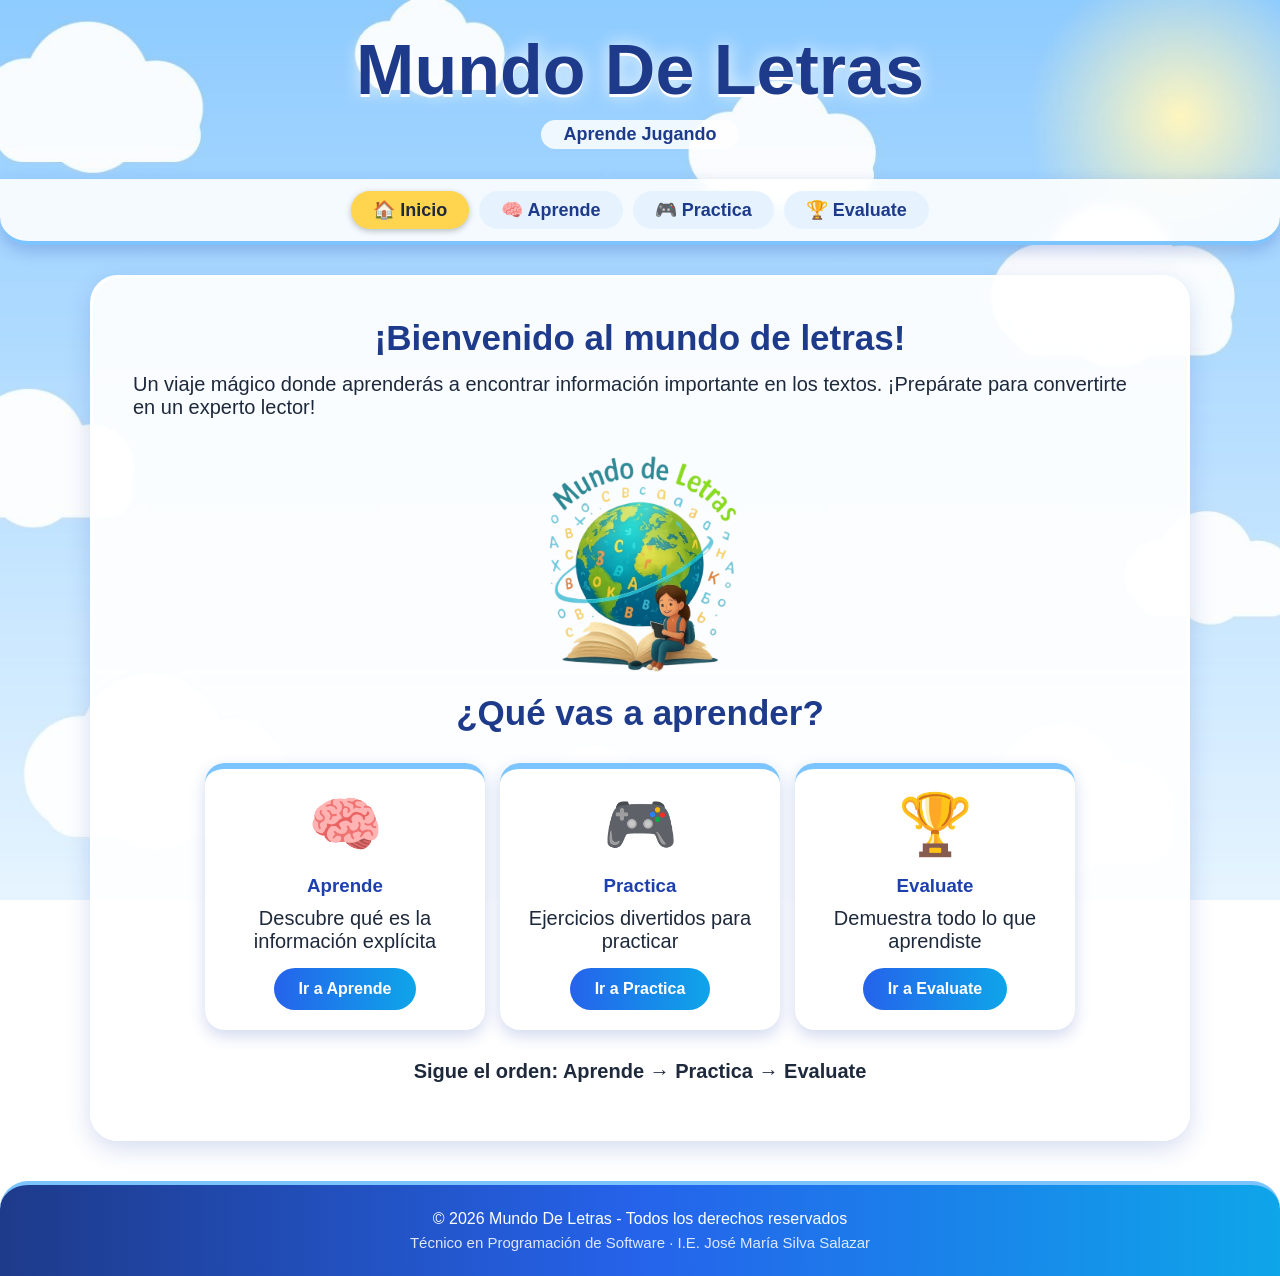
<file: index.html>
<!DOCTYPE html>
<html lang="es">
<head>
    <meta charset="UTF-8">
    <meta name="viewport" content="width=device-width, initial-scale=1.0">
    <title>Inicio - Mundo De Letras</title>
    <!-- Los estilos (colores, tamaños) están en el archivo estilos.css -->
    <link rel="stylesheet" href="estilos.css">
</head>
<body>

    <!-- ==============================
         ENCABEZADO: título de la página
    ============================== -->
    <header>
        <h1>Mundo De Letras</h1>
        <p>Aprende Jugando</p>
    </header>

    <!-- ==============================
         MENÚ: enlaces a las 4 páginas
    ============================== -->
    <nav>
        <a href="index.html" class="activo"><span>🏠</span> Inicio</a>
        <a href="Aprende.html"><span>🧠</span> Aprende</a>
        <a href="Practica.html"><span>🎮</span> Practica</a>
        <a href="Evaluate.html"><span>🏆</span> Evaluate</a>
    </nav>

    <!-- ==============================
         CONTENIDO PRINCIPAL
    ============================== -->
    <main>
        <section class="inicio">

            <h2>¡Bienvenido al mundo de letras!</h2>
            <p>
                Un viaje mágico donde aprenderás a encontrar
                información importante en los textos.
                ¡Prepárate para convertirte en un experto lector!
            </p>

            <!-- LOGO: pon tu imagen "Documento_Logo.png" en esta misma carpeta -->
            <div class="carrusel">
                <img src="Documento_Logo.png" alt="Logo" onerror="this.style.display='none'">
            </div>

            <h2>¿Qué vas a aprender?</h2>

            <!-- TARJETAS: una por cada página de actividades -->
            <div class="productos">
                <div class="producto">
                    <p class="icono">🧠</p>
                    <h3>Aprende</h3>
                    <p>Descubre qué es la información explícita</p>
                    <a class="boton" href="Aprende.html">Ir a Aprende</a>
                </div>
                <div class="producto">
                    <p class="icono">🎮</p>
                    <h3>Practica</h3>
                    <p>Ejercicios divertidos para practicar</p>
                    <a class="boton" href="Practica.html">Ir a Practica</a>
                </div>
                <div class="producto">
                    <p class="icono">🏆</p>
                    <h3>Evaluate</h3>
                    <p>Demuestra todo lo que aprendiste</p>
                    <a class="boton" href="Evaluate.html">Ir a Evaluate</a>
                </div>
            </div>

            <p style="text-align:center;margin-top:30px"><strong>Sigue el orden: Aprende → Practica → Evaluate</strong></p>

        </section>
    </main>

    <!-- ==============================
         PIE DE PÁGINA
    ============================== -->
    <footer>
        <p>© 2026 Mundo De Letras - Todos los derechos reservados</p>
        <p>Técnico en Programación de Software · I.E. José María Silva Salazar</p>
    </footer>

</body>
</html>
</file>
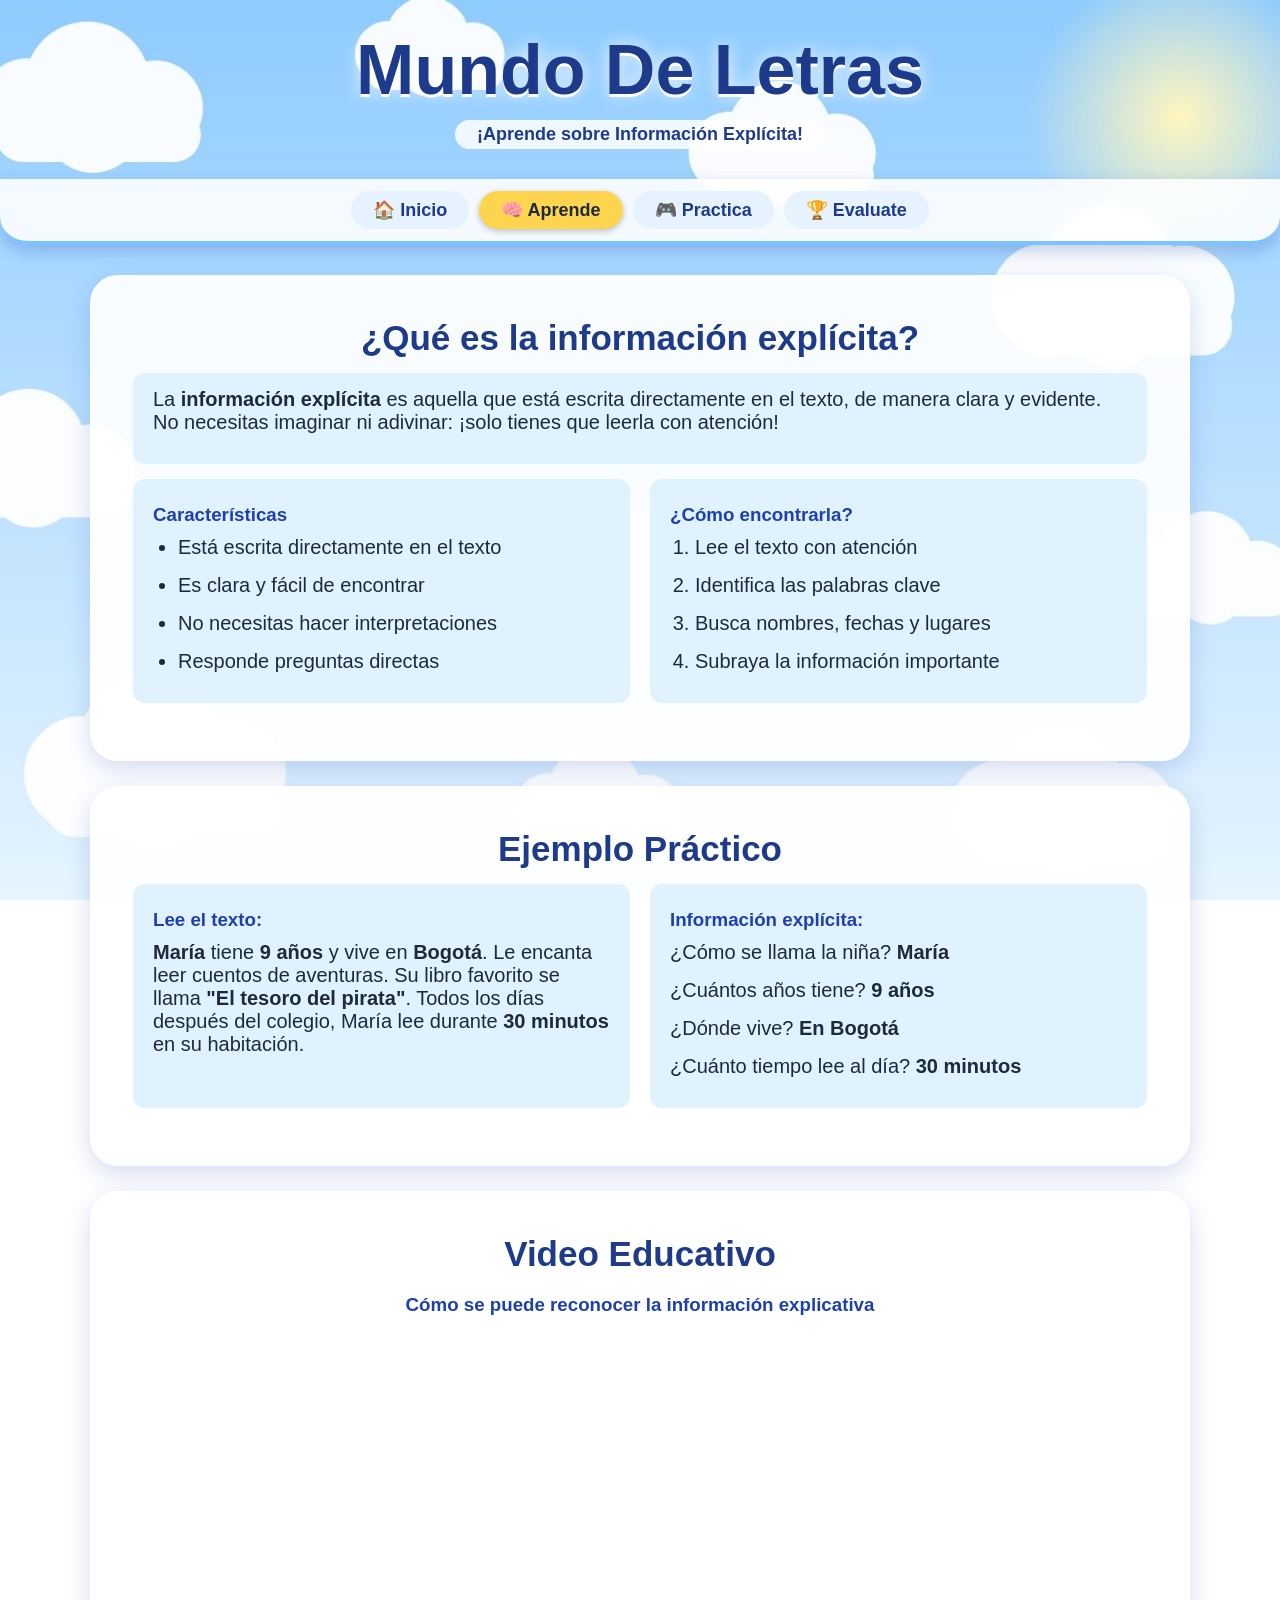
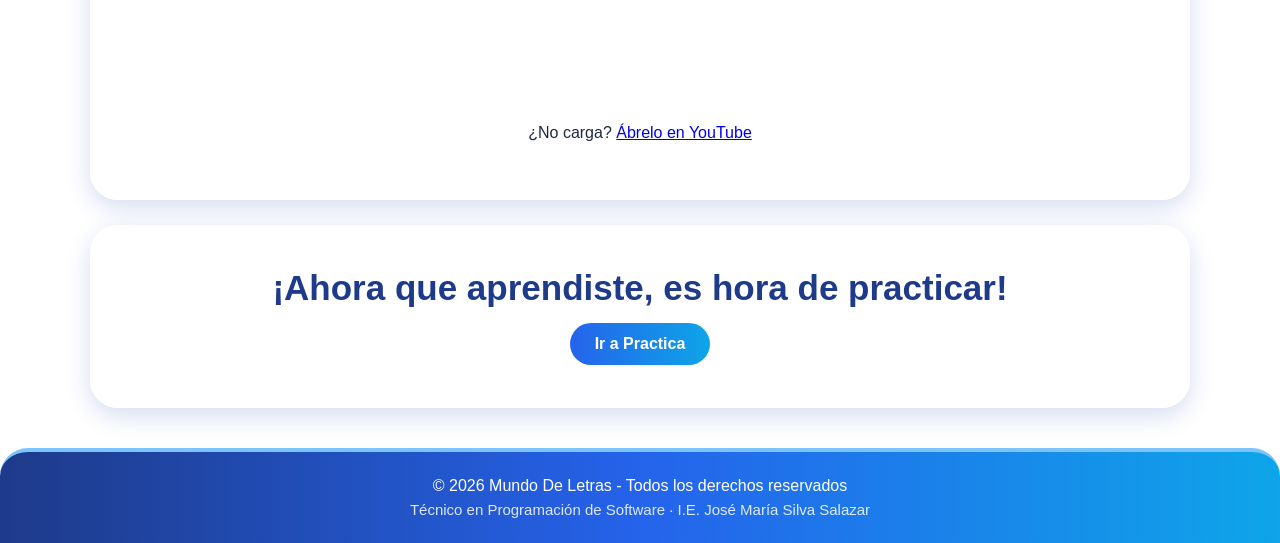
<file: Aprende.html>
<!DOCTYPE html>
<html lang="es">
<head>
    <meta charset="UTF-8">
    <meta name="viewport" content="width=device-width, initial-scale=1.0">
    <title>Aprende - Mundo De Letras</title>
    <!-- Los estilos (colores, tamaños) están en el archivo estilos.css -->
    <link rel="stylesheet" href="estilos.css">
</head>
<body>

    <!-- ==============================
         ENCABEZADO: título de la página
    ============================== -->
    <header>
        <h1>Mundo De Letras</h1>
        <p>¡Aprende sobre Información Explícita!</p>
    </header>

    <!-- ==============================
         MENÚ: enlaces a las 4 páginas
    ============================== -->
    <nav>
        <a href="index.html"><span>🏠</span> Inicio</a>
        <a href="Aprende.html" class="activo"><span>🧠</span> Aprende</a>
        <a href="Practica.html"><span>🎮</span> Practica</a>
        <a href="Evaluate.html"><span>🏆</span> Evaluate</a>
    </nav>

    <!-- ==============================
         CONTENIDO PRINCIPAL
    ============================== -->
    <main>
        <!-- DEFINICIÓN: qué es la información explícita -->
        <section class="inicio">
            <h2>¿Qué es la información explícita?</h2>
            <div class="caja">
                <p>La <strong>información explícita</strong> es aquella que está escrita directamente en el texto,
                de manera clara y evidente. No necesitas imaginar ni adivinar: ¡solo tienes que leerla con atención!</p>
            </div>
            <div class="columnas">
                <div class="caja">
                    <h3>Características</h3>
                    <ul>
                        <li>Está escrita directamente en el texto</li>
                        <li>Es clara y fácil de encontrar</li>
                        <li>No necesitas hacer interpretaciones</li>
                        <li>Responde preguntas directas</li>
                    </ul>
                </div>
                <div class="caja">
                    <h3>¿Cómo encontrarla?</h3>
                    <ol style="margin-left:25px">
                        <li>Lee el texto con atención</li>
                        <li>Identifica las palabras clave</li>
                        <li>Busca nombres, fechas y lugares</li>
                        <li>Subraya la información importante</li>
                    </ol>
                </div>
            </div>
        </section>

        <!-- EJEMPLO: un texto corto y las preguntas que se responden con él -->
        <section class="inicio">
            <h2>Ejemplo Práctico</h2>
            <div class="columnas">
                <div class="caja">
                    <h3>Lee el texto:</h3>
                    <p><strong>María</strong> tiene <strong>9 años</strong> y vive en <strong>Bogotá</strong>.
                    Le encanta leer cuentos de aventuras. Su libro favorito se llama <strong>"El tesoro del pirata"</strong>.
                    Todos los días después del colegio, María lee durante <strong>30 minutos</strong> en su habitación.</p>
                </div>
                <div class="caja">
                    <h3>Información explícita:</h3>
                    <p>¿Cómo se llama la niña? <strong>María</strong></p>
                    <p>¿Cuántos años tiene? <strong>9 años</strong></p>
                    <p>¿Dónde vive? <strong>En Bogotá</strong></p>
                    <p>¿Cuánto tiempo lee al día? <strong>30 minutos</strong></p>
                </div>
            </div>
        </section>

        <!-- VIDEO: para cambiarlo, reemplaza el código después de /embed/ (BqWK7lkr17M) -->
        <section class="inicio">
            <h2>Video Educativo</h2>
            <div class="video">
                <h3>Cómo se puede reconocer la información explicativa</h3>
                <iframe src="https://www.youtube-nocookie.com/embed/BqWK7lkr17M?rel=0"
                        title="Cómo se puede reconocer la información explicativa" allowfullscreen></iframe>
                <p style="font-size:16px">¿No carga? <a href="https://www.youtube.com/watch?v=BqWK7lkr17M" target="_blank">Ábrelo en YouTube</a></p>
            </div>
        </section>

        <!-- BOTÓN para pasar a la siguiente página -->
        <section class="inicio" style="text-align:center">
            <h2>¡Ahora que aprendiste, es hora de practicar!</h2>
            <a class="boton" href="Practica.html">Ir a Practica</a>
        </section>
    </main>

    <!-- ==============================
         PIE DE PÁGINA
    ============================== -->
    <footer>
        <p>© 2026 Mundo De Letras - Todos los derechos reservados</p>
        <p>Técnico en Programación de Software · I.E. José María Silva Salazar</p>
    </footer>

</body>
</html>
</file>
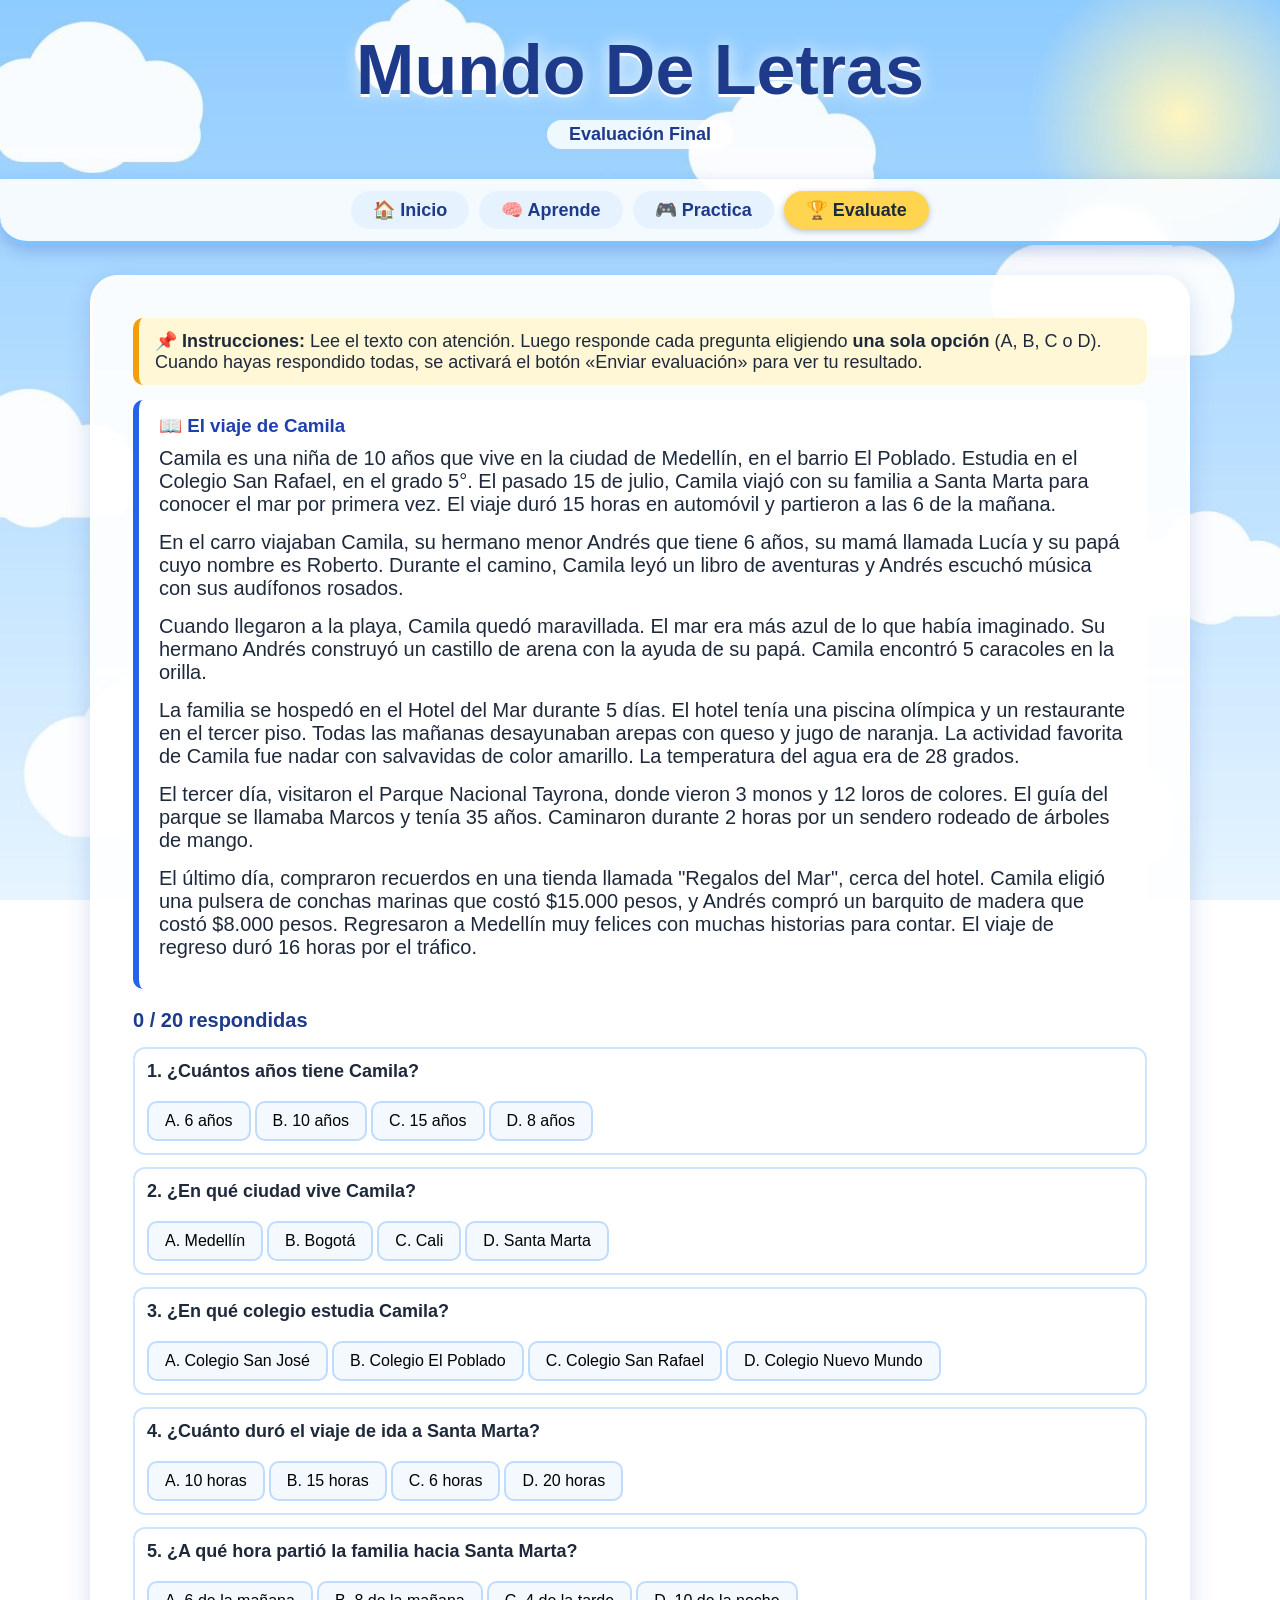
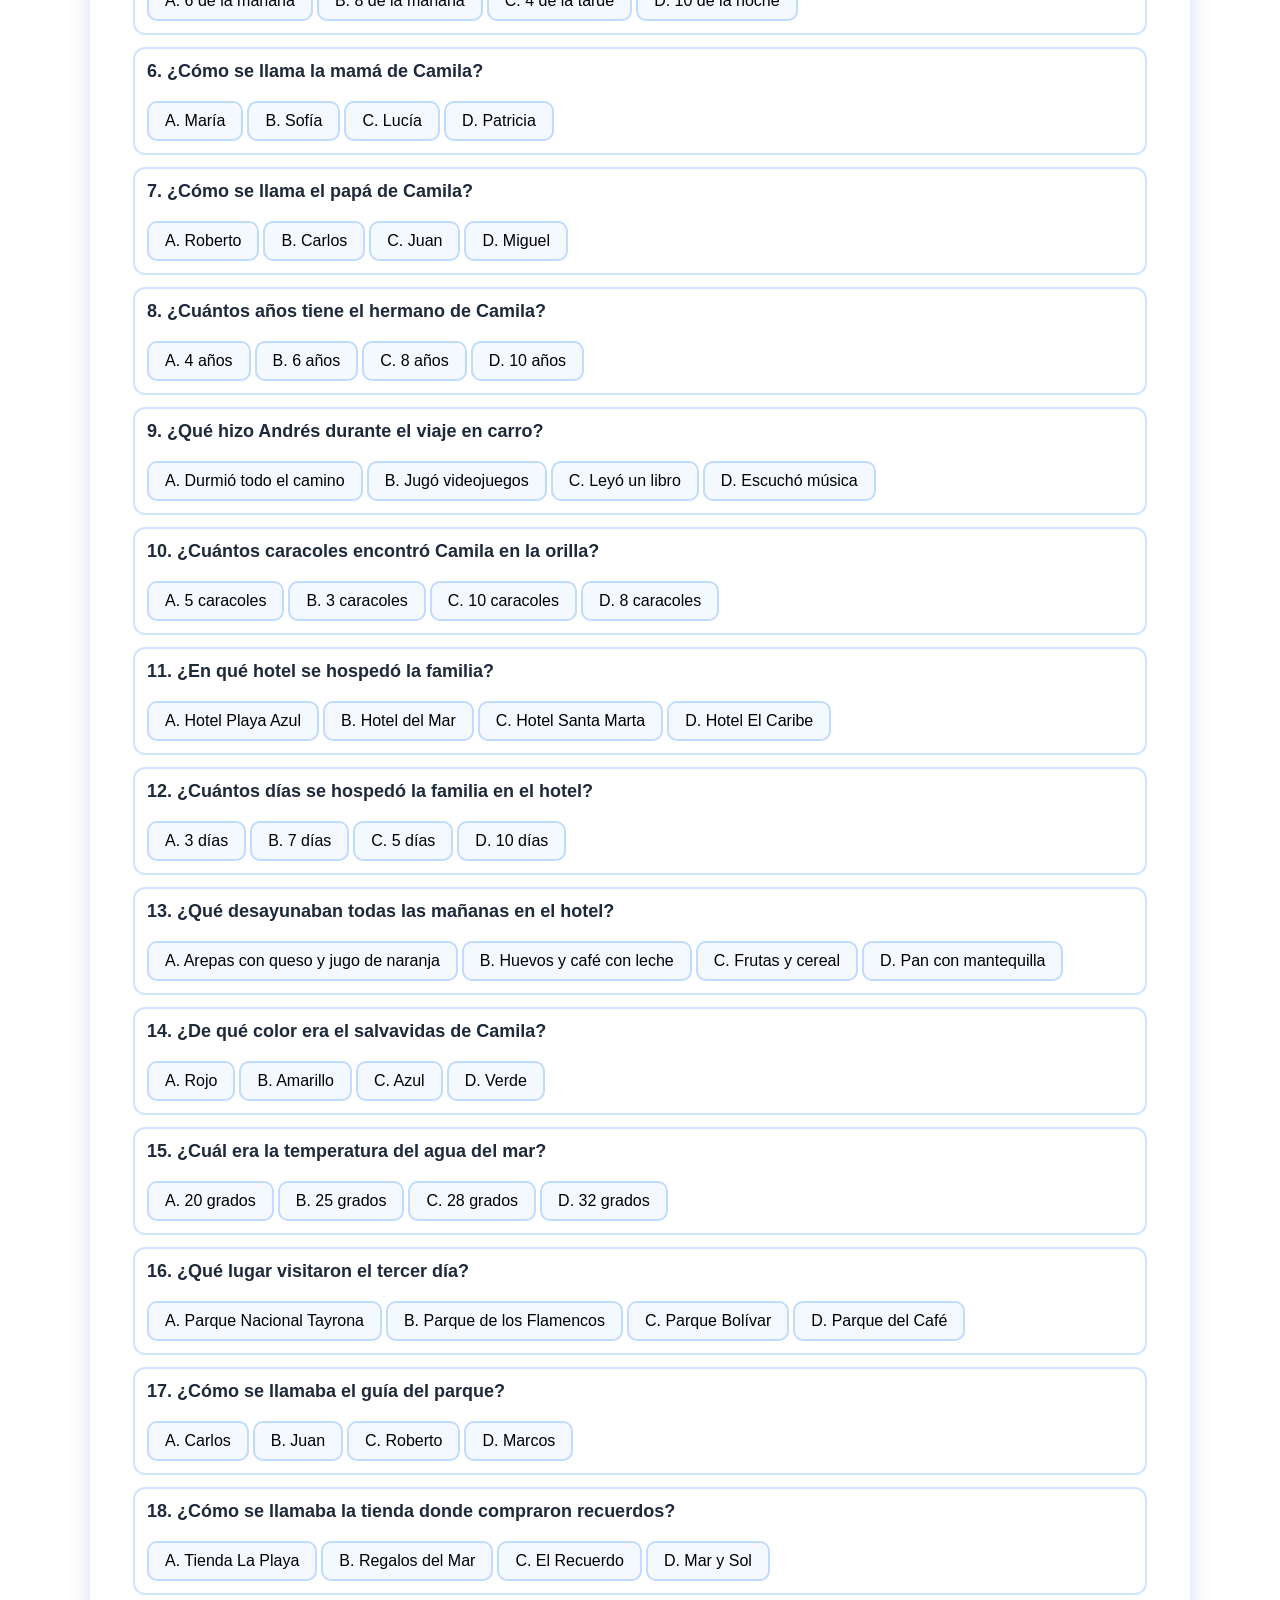
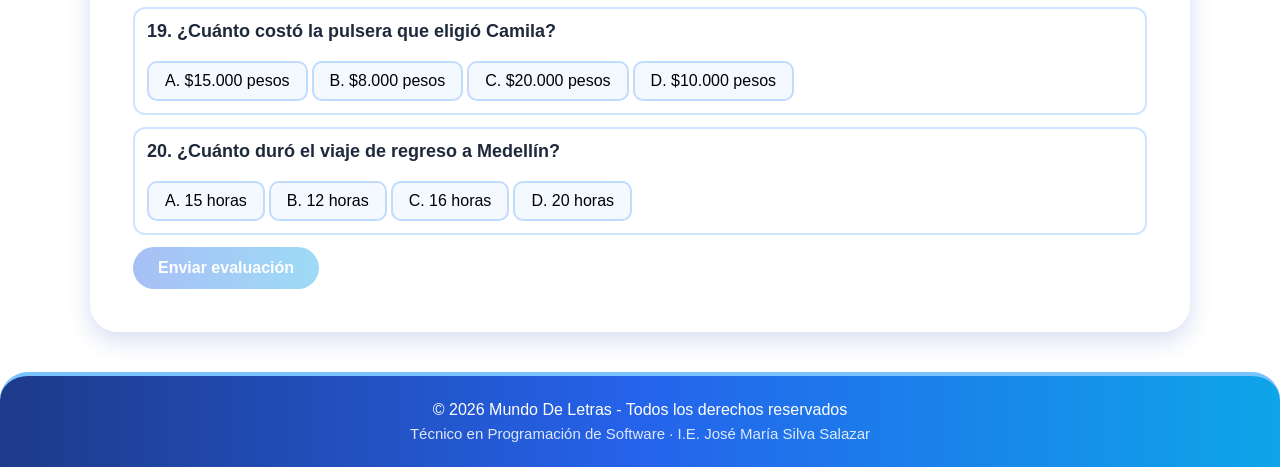
<file: Evaluate.html>
<!DOCTYPE html>
<html lang="es">
<head>
    <meta charset="UTF-8">
    <meta name="viewport" content="width=device-width, initial-scale=1.0">
    <title>Evaluate - Mundo De Letras</title>
    <!-- Los estilos (colores, tamaños) están en el archivo estilos.css -->
    <link rel="stylesheet" href="estilos.css">
</head>
<body>

    <!-- ==============================
         ENCABEZADO: título de la página
    ============================== -->
    <header>
        <h1>Mundo De Letras</h1>
        <p>Evaluación Final</p>
    </header>

    <!-- ==============================
         MENÚ: enlaces a las 4 páginas
    ============================== -->
    <nav>
        <a href="index.html"><span>🏠</span> Inicio</a>
        <a href="Aprende.html"><span>🧠</span> Aprende</a>
        <a href="Practica.html"><span>🎮</span> Practica</a>
        <a href="Evaluate.html" class="activo"><span>🏆</span> Evaluate</a>
    </nav>

    <!-- ==============================
         CONTENIDO PRINCIPAL
    ============================== -->
    <main>
        <section class="inicio">

            <!-- INSTRUCCIONES: cómo responder la evaluación -->
            <p class="instruccion">📌 <strong>Instrucciones:</strong> Lee el texto con atención. Luego responde cada pregunta eligiendo <strong>una sola opción</strong> (A, B, C o D). Cuando hayas respondido todas, se activará el botón «Enviar evaluación» para ver tu resultado.</p>

            <!-- LECTURA: texto sobre el que se responde (puedes cambiarlo) -->
            <div class="lectura">
                <h3>📖 El viaje de Camila</h3>
                <p>Camila es una niña de 10 años que vive en la ciudad de Medellín, en el barrio El Poblado. Estudia en el Colegio San Rafael, en el grado 5°. El pasado 15 de julio, Camila viajó con su familia a Santa Marta para conocer el mar por primera vez. El viaje duró 15 horas en automóvil y partieron a las 6 de la mañana.</p>
                <p>En el carro viajaban Camila, su hermano menor Andrés que tiene 6 años, su mamá llamada Lucía y su papá cuyo nombre es Roberto. Durante el camino, Camila leyó un libro de aventuras y Andrés escuchó música con sus audífonos rosados.</p>
                <p>Cuando llegaron a la playa, Camila quedó maravillada. El mar era más azul de lo que había imaginado. Su hermano Andrés construyó un castillo de arena con la ayuda de su papá. Camila encontró 5 caracoles en la orilla.</p>
                <p>La familia se hospedó en el Hotel del Mar durante 5 días. El hotel tenía una piscina olímpica y un restaurante en el tercer piso. Todas las mañanas desayunaban arepas con queso y jugo de naranja. La actividad favorita de Camila fue nadar con salvavidas de color amarillo. La temperatura del agua era de 28 grados.</p>
                <p>El tercer día, visitaron el Parque Nacional Tayrona, donde vieron 3 monos y 12 loros de colores. El guía del parque se llamaba Marcos y tenía 35 años. Caminaron durante 2 horas por un sendero rodeado de árboles de mango.</p>
                <p>El último día, compraron recuerdos en una tienda llamada "Regalos del Mar", cerca del hotel. Camila eligió una pulsera de conchas marinas que costó $15.000 pesos, y Andrés compró un barquito de madera que costó $8.000 pesos. Regresaron a Medellín muy felices con muchas historias para contar. El viaje de regreso duró 16 horas por el tráfico.</p>
            </div>

            <!-- PREGUNTAS: se generan desde evaluate.js -->
            <div id="evaluacion">
                <p class="puntaje" id="contador"></p>
                <div id="preguntas"></div>
                <button class="btn" id="enviar" disabled>Enviar evaluación</button>
            </div>

            <!-- RESULTADO: aparece al enviar -->
            <div id="resultado" style="display:none"></div>

        </section>
    </main>

    <!-- ==============================
         PIE DE PÁGINA
    ============================== -->
    <footer>
        <p>© 2026 Mundo De Letras - Todos los derechos reservados</p>
        <p>Técnico en Programación de Software · I.E. José María Silva Salazar</p>
    </footer>

    <script src="evaluate.js"></script>
</body>
</html>
</file>
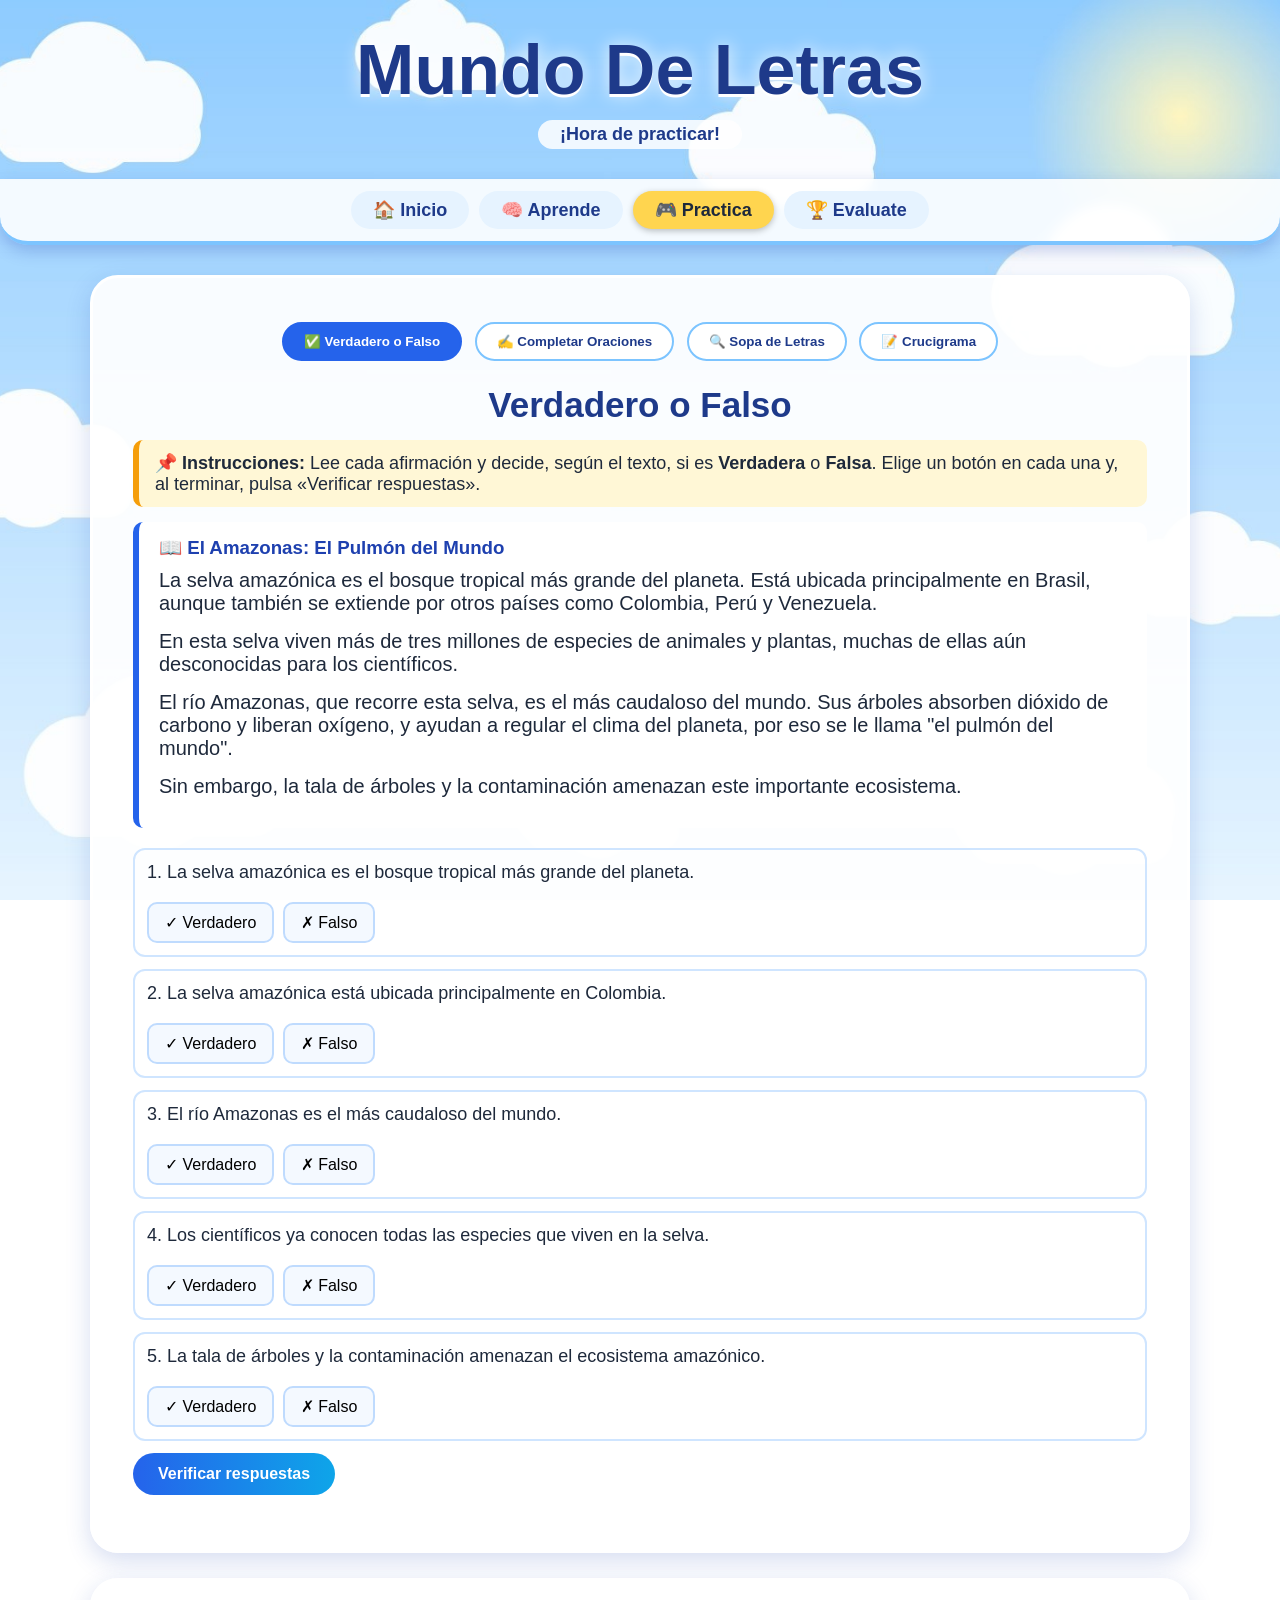
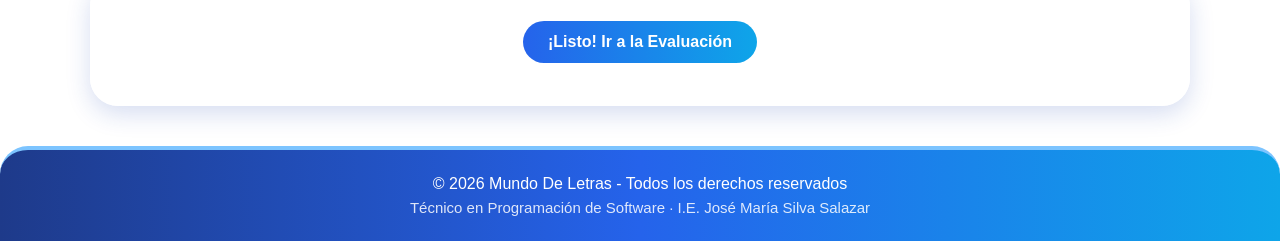
<file: Practica.html>
<!DOCTYPE html>
<html lang="es">
<head>
    <meta charset="UTF-8">
    <meta name="viewport" content="width=device-width, initial-scale=1.0">
    <title>Practica - Mundo De Letras</title>
    <!-- Los estilos (colores, tamaños) están en el archivo estilos.css -->
    <link rel="stylesheet" href="estilos.css">
</head>
<body>

    <!-- ==============================
         ENCABEZADO: título de la página
    ============================== -->
    <header>
        <h1>Mundo De Letras</h1>
        <p>¡Hora de practicar!</p>
    </header>

    <!-- ==============================
         MENÚ: enlaces a las 4 páginas
    ============================== -->
    <nav>
        <a href="index.html"><span>🏠</span> Inicio</a>
        <a href="Aprende.html"><span>🧠</span> Aprende</a>
        <a href="Practica.html" class="activo"><span>🎮</span> Practica</a>
        <a href="Evaluate.html"><span>🏆</span> Evaluate</a>
    </nav>

    <!-- ==============================
         CONTENIDO PRINCIPAL
    ============================== -->
    <main>
        <section class="inicio">

<!-- PESTAÑAS: botones para cambiar de actividad -->
            <div class="pestanas">
                <button class="activa" data-ir="a-vf">✅ Verdadero o Falso</button>
                <button data-ir="a-completar">✍️ Completar Oraciones</button>
                <button data-ir="a-sopa">🔍 Sopa de Letras</button>
                <button data-ir="a-cruci">📝 Crucigrama</button>
            </div>

            <!-- ACTIVIDAD 1: Verdadero o Falso (las afirmaciones están en practica.js) -->
            <div id="a-vf" class="actividad visible">
                <h2>Verdadero o Falso</h2>
                <p class="instruccion">📌 <strong>Instrucciones:</strong> Lee cada afirmación y decide, según el texto, si es <strong>Verdadera</strong> o <strong>Falsa</strong>. Elige un botón en cada una y, al terminar, pulsa «Verificar respuestas».</p>
                <!-- TEXTO de esta actividad (puedes cambiarlo) -->
                <div class="lectura">
                    <h3>📖 El Amazonas: El Pulmón del Mundo</h3>
                    <p>La selva amazónica es el bosque tropical más grande del planeta. Está ubicada principalmente en Brasil, aunque también se extiende por otros países como Colombia, Perú y Venezuela.</p>
                    <p>En esta selva viven más de tres millones de especies de animales y plantas, muchas de ellas aún desconocidas para los científicos.</p>
                    <p>El río Amazonas, que recorre esta selva, es el más caudaloso del mundo. Sus árboles absorben dióxido de carbono y liberan oxígeno, y ayudan a regular el clima del planeta, por eso se le llama "el pulmón del mundo".</p>
                    <p>Sin embargo, la tala de árboles y la contaminación amenazan este importante ecosistema.</p>
                </div>
                <div id="vf-lista"></div>
                <button class="btn" id="vf-btn">Verificar respuestas</button>
                <p class="puntaje" id="vf-puntaje"></p>
            </div>

            <!-- ACTIVIDAD 2: Completar oraciones (elige la palabra en cada lista) -->
            <div id="a-completar" class="actividad">
                <h2>Completar Oraciones</h2>
                <p class="instruccion">📌 <strong>Instrucciones:</strong> Lee cada oración y elige en la lista la palabra que falta, según el texto. Al terminar, pulsa «Verificar respuestas».</p>
                <!-- TEXTO de esta actividad (puedes cambiarlo) -->
                <div class="lectura">
                    <h3>☕ El café de Colombia</h3>
                    <p>Colombia es famosa en el mundo por su café. Este producto se cultiva en las montañas del Eje Cafetero, una región de paisajes verdes.</p>
                    <p>Los cafetos son arbustos que dan unos frutos pequeños llamados cerezas. Cuando están maduras, las cerezas se ponen de color rojo y los campesinos las recogen a mano.</p>
                    <p>Después, los granos se secan, se tuestan y se muelen para preparar la bebida. El café colombiano se vende en muchos países.</p>
                </div>
                <div id="completar-lista"></div>
                <button class="btn" id="completar-btn">Verificar respuestas</button>
                <p class="puntaje" id="completar-puntaje"></p>
            </div>

            <!-- ACTIVIDAD 3: Sopa de letras (clic en la primera y en la última letra) -->
            <div id="a-sopa" class="actividad">
                <h2>Sopa de Letras</h2>
                <p class="instruccion">📌 <strong>Instrucciones:</strong> Busca en la cuadrícula las palabras de la lista. Haz clic en la <strong>primera letra</strong> de la palabra y luego en la <strong>última letra</strong>. Pueden estar en horizontal, vertical, diagonal o al revés.</p>
                <!-- TEXTO de esta actividad (puedes cambiarlo) -->
                <div class="lectura">
                    <h3>🪐 El sistema solar</h3>
                    <p>El Sol es una estrella y está en el centro del sistema solar. Alrededor del Sol giran ocho planetas.</p>
                    <p>La Tierra es el tercer planeta y es el único donde conocemos la vida. La Luna gira alrededor de la Tierra: es su satélite.</p>
                    <p>Marte es llamado el planeta rojo, Júpiter es el planeta más grande y Saturno es famoso por sus anillos.</p>
                </div>
                <p id="sopa-msg">¡Empieza a buscar!</p>
                <div id="sopa"></div>
                <div id="palabras"></div>
            </div>

            <!-- ACTIVIDAD 4: Crucigrama (las palabras y pistas están en practica.js) -->
            <div id="a-cruci" class="actividad">
                <h2>Crucigrama</h2>
                <p class="instruccion">📌 <strong>Instrucciones:</strong> Usa las pistas para escribir <strong>una letra en cada cuadro blanco</strong>. El número indica dónde empieza cada palabra: → horizontal, ↓ vertical. Al terminar, pulsa «Verificar crucigrama».</p>
                <!-- TEXTO de esta actividad (puedes cambiarlo) -->
                <div class="lectura">
                    <h3>💧 El ciclo del agua</h3>
                    <p>El agua de los mares, los ríos y los lagos se calienta con el calor del Sol y se convierte en vapor. Este proceso se llama evaporación.</p>
                    <p>El vapor sube al cielo, se enfría y forma las nubes. Cuando las nubes se llenan de gotas de agua, caen en forma de lluvia.</p>
                    <p>Parte de la lluvia vuelve a los ríos y al mar, y el ciclo comienza de nuevo.</p>
                </div>
                <div style="overflow-x:auto"><table id="cruci"></table></div>
                <div id="pistas"></div>
                <button class="btn" id="cruci-btn">Verificar crucigrama</button>
                <p class="puntaje" id="cruci-puntaje"></p>
            </div>

        </section>

        <section class="inicio" style="text-align:center">
            <a class="boton" href="Evaluate.html">¡Listo! Ir a la Evaluación</a>
        </section>
    </main>

    <!-- ==============================
         PIE DE PÁGINA
    ============================== -->
    <footer>
        <p>© 2026 Mundo De Letras - Todos los derechos reservados</p>
        <p>Técnico en Programación de Software · I.E. José María Silva Salazar</p>
    </footer>

    <script src="practica.js"></script>
</body>
</html>
</file>
<file: estilos.css>
/* PALETA DEL OVA (combina con el fondo de cielo):
   azul profundo #1e3a8a (títulos) · azul #2563eb · celeste #7cc4ff · celeste claro #e6f3ff · amarillo sol #ffd54f */

/* ==============================
   CONFIGURACIÓN GENERAL
   (letra, fondo y colores base de todo el sitio)
============================== */
* { box-sizing: border-box; margin: 0; padding: 0; }
body { font-family: 'Trebuchet MS', 'Segoe UI', Arial, sans-serif; background-image: url(Fondo_pagina.jpeg);
       background-size: cover; background-position: center; background-attachment: fixed; color: #1e293b; }

/* ==============================
   ENCABEZADO (título del sitio)
============================== */
header { text-align: center; padding: 30px; }
header h1 { font-size: 70px; margin-bottom: 10px; color: #1e3a8a; text-shadow: 0 3px 0 #fff, 0 0 18px rgba(255,255,255,.9); }
header p { display: inline-block; font-size: 18px; font-weight: bold; color: #1e3a8a; background: rgba(255,255,255,.85); padding: 4px 22px; border-radius: 30px; }

/* ==============================
   MENÚ (barra negra con los enlaces)
============================== */
nav { background: rgba(255,255,255,.88); backdrop-filter: blur(6px); padding: 12px; display: flex; justify-content: center; flex-wrap: wrap; gap: 10px;
      position: sticky; top: 0; z-index: 10; border-bottom: 4px solid #7cc4ff; border-radius: 0 0 28px 28px; box-shadow: 0 6px 16px rgba(30,64,175,.25); }
nav a { color: #1e3a8a; text-decoration: none; font-size: 18px; font-weight: bold; padding: 8px 22px; border-radius: 30px;
        background: #e6f3ff; transition: transform .2s, background .2s; }
nav a:hover { background: #bfe3ff; transform: translateY(-3px); }                    /* al pasar el mouse */
nav a.activo { background: #ffd54f; color: #1e293b; box-shadow: 0 2px 6px rgba(0,0,0,.25); }   /* página actual: amarillo sol */

/* ==============================
   CONTENEDOR PRINCIPAL
============================== */
main { width: 90%; max-width: 1100px; margin: 30px auto; }

/* ==============================
   SECCIÓN BLANCA (caja de contenido de cada página)
============================== */
.inicio { background: rgba(255,255,255,.93); padding: 40px; border-radius: 28px; margin-bottom: 25px; border: 3px solid #fff; box-shadow: 0 8px 24px rgba(30,64,175,.18); }
.inicio h2 { font-size: 35px; margin-bottom: 15px; text-align: center; color: #1e3a8a; }
.inicio h3 { margin: 10px 0; color: #1e40af; }
.inicio p, .inicio li { font-size: 20px; margin-bottom: 15px; }
.inicio ul { margin-left: 25px; }

/* ==============================
   LOGO
============================== */
.carrusel { text-align: center; }
.carrusel img { width: 200px; height: auto; display: block; margin: 0 auto; }

/* ==============================
   TARJETAS (Aprende / Practica / Evaluate en el inicio)
============================== */
.productos { display: flex; justify-content: center; gap: 15px; flex-wrap: wrap; margin-top: 30px; }
.producto { background: #fff; width: 280px; padding: 20px; text-align: center; border-radius: 20px; border-top: 6px solid #7cc4ff; box-shadow: 0 6px 16px rgba(30,64,175,.2); transition: transform .2s; }
.producto:hover { transform: translateY(-5px); }
.producto .icono { font-size: 60px; }
.boton, .btn { background: linear-gradient(90deg, #2563eb, #0ea5e9); color: #fff; border: none; padding: 12px 25px; border-radius: 30px; font-weight: bold;
               cursor: pointer; text-decoration: none; display: inline-block; font-size: 16px; }
.boton:hover, .btn:hover { background: #ffd54f; color: #1e293b; }
.btn:disabled { opacity: .4; cursor: not-allowed; }

/* ==============================
   CAJAS DE TEXTO Y VIDEO (página Aprende)
============================== */
.caja { background: #e0f2fe; border-radius: 12px; padding: 15px 20px; margin-bottom: 15px; }
.columnas { display: flex; gap: 20px; flex-wrap: wrap; }
.columnas > div { flex: 1 1 280px; }
.video { margin-top: 20px; text-align: center; }
.video iframe { width: 100%; max-width: 700px; aspect-ratio: 16/9; border: 0; border-radius: 10px; }

/* ==============================
   LECTURA (texto que se lee antes de las preguntas)
============================== */
.lectura { background: #fff; border-left: 6px solid #2563eb; padding: 15px 20px; margin-bottom: 20px; border-radius: 10px; }
.lectura h3 { margin-top: 0; }

/* ==============================
   INSTRUCCIONES (recuadro amarillo al inicio de cada actividad)
============================== */
.instruccion { background: #fff7d6; border-left: 6px solid #f59e0b; border-radius: 10px; padding: 12px 16px; margin-bottom: 18px; font-size: 18px !important; }

/* ==============================
   ACTIVIDADES (pestañas, preguntas y respuestas)
============================== */
.pestanas { text-align: center; margin-bottom: 20px; }
.pestanas button { margin: 4px; padding: 10px 20px; border-radius: 30px; border: 2px solid #7cc4ff; background: #fff; color: #1e3a8a; font-weight: bold; cursor: pointer; }
.pestanas button:hover { background: #e6f3ff; }
.pestanas button.activa { background: #2563eb; color: #fff; border-color: #2563eb; }
.actividad { display: none; }
.actividad.visible { display: block; }
.item { border: 2px solid #cfe5ff; border-radius: 12px; padding: 12px; margin-bottom: 12px; }
.item p, .item span { font-size: 18px; }
.op { padding: 9px 16px; margin: 4px 4px 0 0; border: 2px solid #bfdbfe; border-radius: 10px; background: #f4f9ff; cursor: pointer; font-size: 16px; }
.op.elegida { border-color: #2563eb; background: #e0f2fe; }
.item.ok, .item.ok .op.elegida { border-color: #16a34a; background: #f0fdf4; }   /* acierto: verde */
.item.mal, .item.mal .op.elegida { border-color: #dc2626; background: #fef2f2; }  /* error: rojo */
select { font-size: 16px; padding: 4px 8px; }
.puntaje { font-weight: bold; font-size: 22px; margin: 15px 0; color: #1e3a8a; }

/* ==============================
   SOPA DE LETRAS
============================== */
#sopa { display: grid; grid-template-columns: repeat(10, 1fr); gap: 4px; max-width: 420px; margin: 15px 0; }
#sopa button { aspect-ratio: 1; border: 2px solid #cfe5ff; border-radius: 8px; background: #eef6ff; font-weight: bold; font-size: 16px; cursor: pointer; padding: 0; }
#sopa button.inicio-sel { background: #4f46e5; color: #fff; }
#palabras span { display: inline-block; margin: 3px; padding: 4px 12px; border-radius: 20px; background: #dbeafe; color: #1e3a8a; font-size: 16px; }
#palabras span.hallada { color: #fff; text-decoration: line-through; }

/* ==============================
   CRUCIGRAMA
============================== */
#cruci { border-spacing: 2px; margin: 15px 0; }
#cruci td { width: 38px; height: 38px; padding: 0; position: relative; }
#cruci td.negra { background: #1e3a8a; }
#cruci input { width: 100%; height: 100%; text-align: center; font-weight: bold; font-size: 16px; text-transform: uppercase; border: 2px solid #7cc4ff; padding: 0; }
#cruci small { position: absolute; top: 0; left: 2px; font-size: 10px; color: #4f46e5; pointer-events: none; }
#cruci input.ok { background: #dcfce7; border-color: #16a34a; }
#cruci input.mal { background: #fee2e2; border-color: #dc2626; }

/* ==============================
   PIE DE PÁGINA
============================== */
footer { background: linear-gradient(90deg, #1e3a8a, #2563eb, #0ea5e9); color: #fff; text-align: center; padding: 25px; margin-top: 40px; border-radius: 28px 28px 0 0; border-top: 4px solid #7cc4ff; }
footer p + p { margin-top: 6px; font-size: 15px; opacity: .85; }   /* 2.ª línea: programa y colegio */

/* ==============================
   DISEÑO PARA CELULARES
============================== */
@media (max-width: 600px) {
  header h1 { font-size: 36px; }
  nav { gap: 6px; padding: 8px; }
  nav a { flex: 1 1 40%; text-align: center; font-size: 16px; padding: 8px 6px; }
  .inicio { padding: 20px; }
  #cruci td { width: 32px; height: 32px; }
}
</file>
